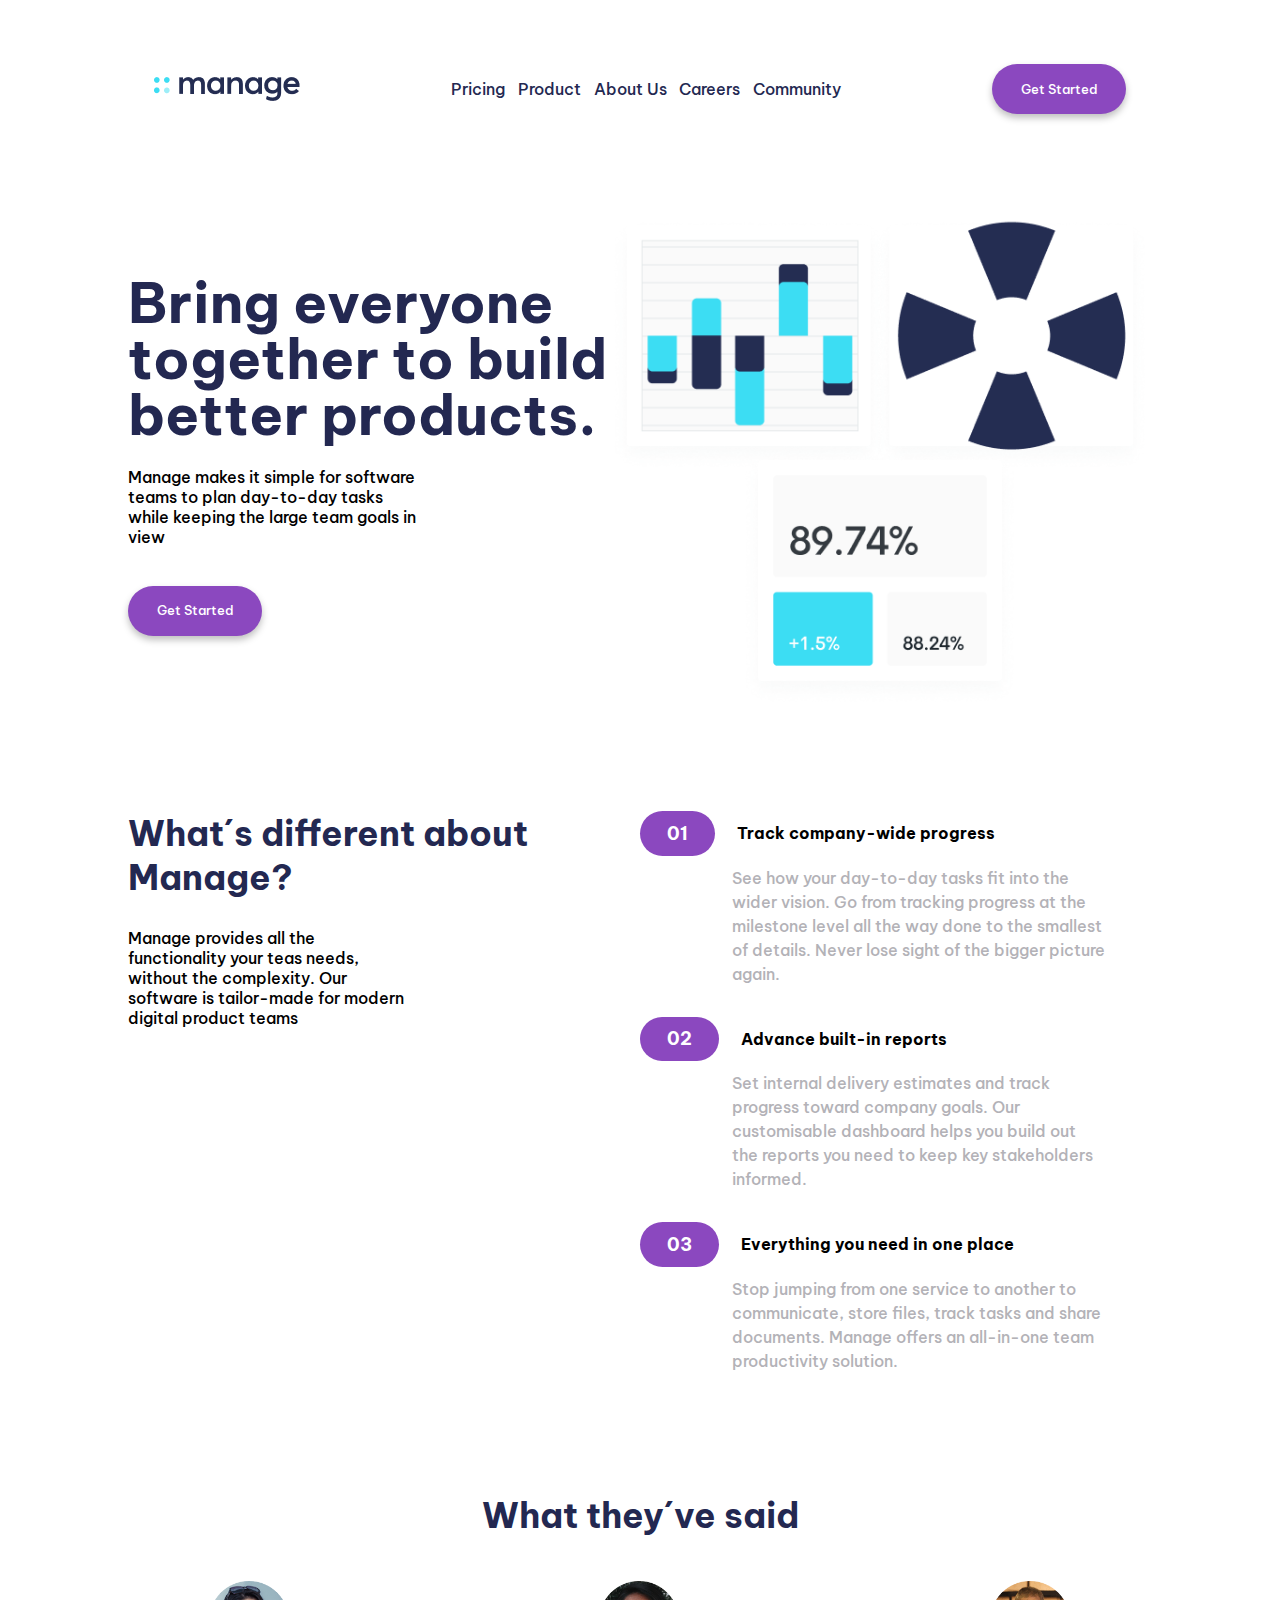
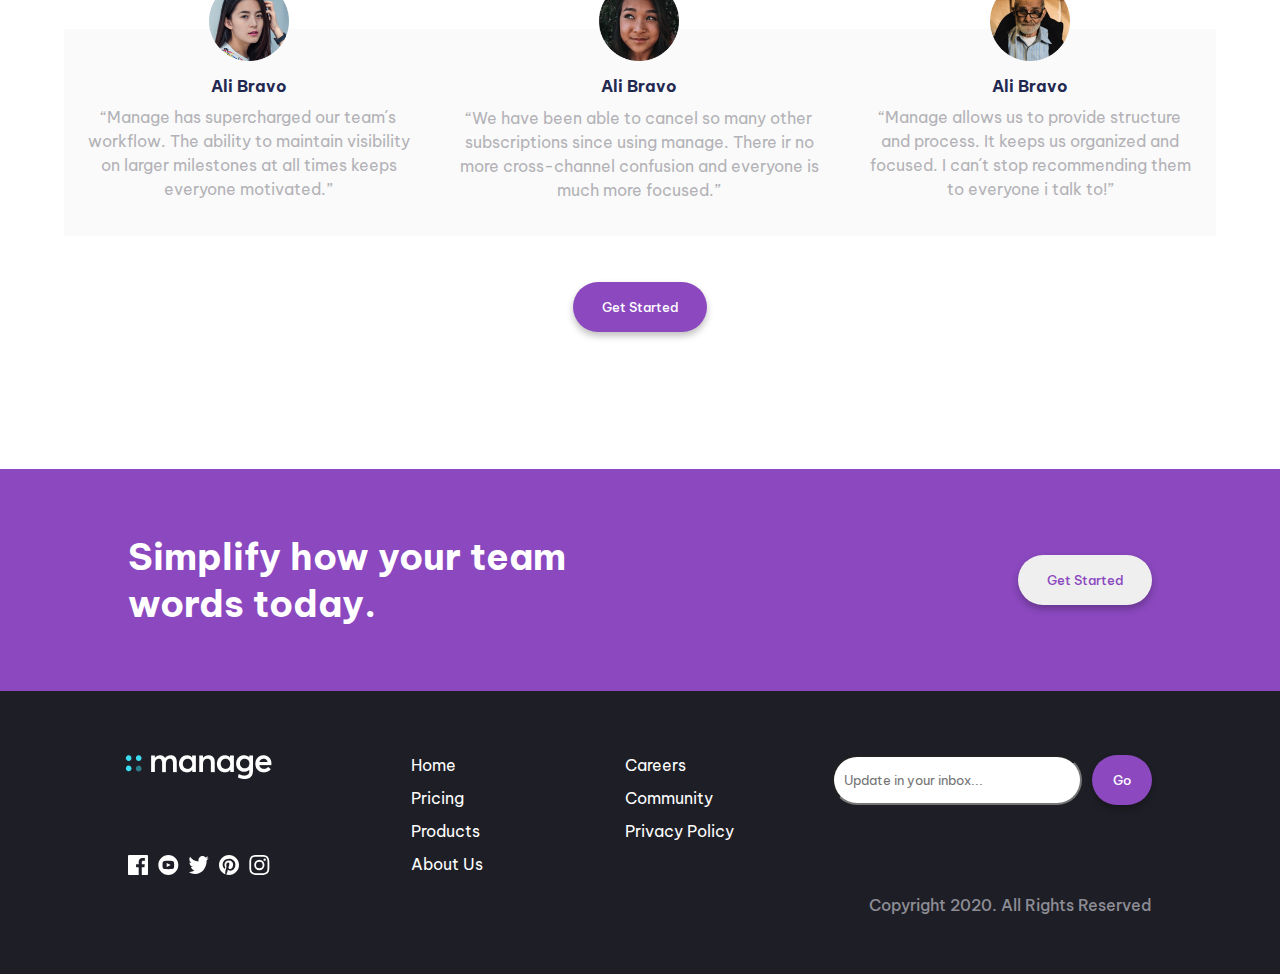
<file: root/index.html>
<!DOCTYPE html>
<html lang="en">
  <head>
    <meta charset="UTF-8" />
    <meta http-equiv="X-UA-Compatible" content="IE=edge" />
    <meta name="viewport" content="width=device-width, initial-scale=1.0" />
    <title>manage</title>
    <link rel="preconnect" href="https://fonts.googleapis.com" />
    <link rel="preconnect" href="https://fonts.gstatic.com" crossorigin />
    <link
      href="https://fonts.googleapis.com/css2?family=Be+Vietnam+Pro:wght@400;500;600;700&display=swap"
      rel="stylesheet"
    />
    <link rel="stylesheet" href="/root/css/main.css" />
    <link
      rel="stylesheet"
      href="/root/css/desktop.css"
      media="(min-width: 930px)"
    />
  </head>
  <body>
    <!-- HEADER -->
    <header class="flex">
      <img
        src="/root/img/manage-logo.png"
        alt="manage-logo"
        class="header-logo"
      />

      <!-- MOBILE -->
      <img
        src="/root/img/burger-menu.png"
        alt="menu"
        class="header-nav-burger"
      />

      <!-- DESKTOP -->
      <nav class="header-nav-bar">
        <ul type="none" class="header-nav-ul flex">
          <li><a href="#">Pricing</a></li>
          <li><a href="#">Product</a></li>
          <li><a href="#">About Us</a></li>
          <li><a href="#">Careers</a></li>
          <li><a href="#">Community</a></li>
        </ul>
      </nav>
      <button class="header-btn btn">Get Started</button>
    </header>

    <!-- MAIN -->
    <main class="flex">
      <!-- CONTAINER 1 [TITULO + GRAFICO] -->
      <section class="main-section-one flex">
        <div class="flex">
          <h1>Bring everyone together to build better products.</h1>
          <p>
            Manage makes it simple for software teams to plan day-to-day tasks
            while keeping the large team goals in view
          </p>
          <button class="btn">Get Started</button>
        </div>

        <div class="flex">
          <img src="/root/img/graphics.png" alt="graphics" />
        </div>
      </section>

      <!-- CONTAINER 2 [PREGUNTA + NUMERALES] -->
      <section class="main-section-two flex">
        <div class="main-section-two-div-one flex">
          <h2>What´s different about Manage?</h2>
          <p>
            Manage provides all the functionality your teas needs, without the
            complexity. Our software is tailor-made for modern digital product
            teams
          </p>
        </div>
        <div class="main-section-two-div-two">
          <div class="flex">
            <span>01</span>
            <h3>Track company-wide progress</h3>
          </div>
          <p>
            See how your day-to-day tasks fit into the wider vision. Go from
            tracking progress at the milestone level all the way done to the
            smallest of details. Never lose sight of the bigger picture again.
          </p>

          <div class="flex">
            <span class="">02</span>
            <h3>Advance built-in reports</h3>
          </div>
          <p>
            Set internal delivery estimates and track progress toward company
            goals. Our customisable dashboard helps you build out the reports
            you need to keep key stakeholders informed.
          </p>

          <div class="flex">
            <span class="">03</span>
            <h3>Everything you need in one place</h3>
          </div>
          <p>
            Stop jumping from one service to another to communicate, store
            files, track tasks and share documents. Manage offers an all-in-one
            team productivity solution.
          </p>
        </div>
      </section>

      <!-- CONTAINER 3 [CARDS]-->
      <section class="main-section-three flex">
        <h2>What they´ve said</h2>
        <div class="flex">
          <article class="article-one flex">
            <img src="/root/img/avatar-anisha.png" alt="anisha" />
            <h3>Ali Bravo</h3>
            <p>
              “Manage has supercharged our team´s workflow. The ability to
              maintain visibility on larger milestones at all times keeps
              everyone motivated.”
            </p>
          </article>
          <article class="article-two flex">
            <img src="/root/img/avatar-ali.png" alt="ali" />
            <h3>Ali Bravo</h3>
            <p>
              “We have been able to cancel so many other subscriptions since
              using manage. There ir no more cross-channel confusion and
              everyone is much more focused.”
            </p>
          </article>
          <article class="article-three flex">
            <img src="/root/img/avatar-richard.png" alt="" />
            <h3>Ali Bravo</h3>
            <p>
              “Manage allows us to provide structure and process. It keeps us
              organized and focused. I can´t stop recommending them to everyone
              i talk to!”
            </p>
          </article>
        </div>
        <button class="btn">Get Started</button>
      </section>

      <!-- CONTAINER 4 [MORADO] -->
      <section class="main-section-four flex">
        <h2>Simplify how your team words today.</h2>
        <button class="btn">Get Started</button>
      </section>
    </main>

    <!-- FOOTER -->
    <footer class="flex">
      <div class="footer-div-one flex">
        <img src="/root/img/manage-logo-two.png" alt="manage" />
        <div class="flex">
          <img src="/root/img/icon-facebook.svg" alt="facebook" />
          <img src="/root/img/icon-youtube.svg" alt="youtube" />
          <img src="/root/img/icon-twitter.svg" alt="twitter" />
          <img src="/root/img/icon-pinterest.svg" alt="pinterest" />
          <img src="/root/img/icon-instagram.svg" alt="instagram" />
        </div>
      </div>
      <div class="footer-div-two flex">
        <ul type="none" class="flex">
          <li><a href="#">Home</a></li>
          <li><a href="#">Pricing</a></li>
          <li><a href="#">Products</a></li>
          <li><a href="#">About Us</a></li>
          <li><a href="#">Careers</a></li>
          <li><a href="#">Community</a></li>
          <li><a href="#">Privacy Policy</a></li>
        </ul>
      </div>
      <div class="footer-div-three flex">
        <div class="flex">
          <form action="/database.db" method="post" class="flex">
            <input
              type="email"
              name="update"
              id="update"
              value=""
              placeholder="Update in your inbox..."
            />
          </form>
          <!-- <textarea name="search" id="search">Update in your inbox...</textarea> -->
          <button class="btn">Go</button>
        </div>
        <p>Copyright 2020. All Rights Reserved</p>
      </div>
    </footer>
  </body>
</html>
</file>
<file: root/css/main.css>
/* MOBILE VIEW = 480PX */

/* 
1. Posicionamiento
2. Modelo de caja (box model)
3. Tipografia
4. Visuales
5. Otros
*/

/* MOBILE */
/* GLOBAL STYLES */
:root {
  /* Colores */
  /* Primario */
  --celeste-brillante: #3cddf3;
  --violeta: #8b48bf;
  --blanco: #ffffff;
  --negro: #000000;

  /* Neutro */
  --azul-grisáceo-oscuro: #1e1e26;
  --azul-muy-oscuro: #232851;
  --variante-gris-claro: #8c8c94;
}

* {
  box-sizing: border-box;
  margin: 0;
  padding: 0;
  font-family: "Be Vietnam Pro", sans-serif;
}

html {
  font-size: 16px;
}

header,
main,
footer {
  width: 100vw;
}

.flex {
  display: flex;
}

.btn {
  border: none;
  border-radius: 50px;
  height: 50px;
  width: 134px;
  font-weight: 500;
}

.btn:hover {
  opacity: 50%;
}

/* HEADER */
header {
  align-items: center;
  justify-content: space-between;
  padding: 10% 7%;
}

/* MAIN */
main {
  flex-direction: column;
  align-items: center;
}

/* SECTION ONE */
.main-section-one {
  flex-direction: column-reverse;
  align-items: center;
  width: 90%;
  margin-bottom: 25%;
}

.main-section-one div:nth-child(1) {
  flex-direction: column;
  align-items: center;
  width: 100%;
}

.main-section-one div img {
  width: 100%;
  padding-bottom: 10%;
}

.main-section-one div h1 {
  color: var(--azul-muy-oscuro);
  font-size: 3rem;
  font-weight: 700;
  line-height: 3.5rem;
  text-align: center;
}

.main-section-one div p {
  color: var(--negro);
  font-size: 1rem;
  font-weight: 500;
  padding: 5% 10%;
  text-align: center;
}

.main-section-one div button {
  color: var(--blanco);
  background-color: var(--violeta);
  margin: 3% 0%;
}

/* SECTION TWO */
.main-section-two {
  flex-direction: column;
  align-items: center;
  width: 90%;
  margin-bottom: 15%;
}

.main-section-two-div-one {
  flex-direction: column;
  margin-bottom: 15%;
}

.main-section-two-div-one h2 {
  color: var(--azul-muy-oscuro);
  font-size: 2.2rem;
  font-weight: 700;
  text-align: center;
}

.main-section-two-div-one p {
  color: var(--negro);
  font-size: 1rem;
  font-weight: 500;
  padding: 7% 10%;
  text-align: center;
}

.main-section-two-div-two div {
  align-items: center;
  background-color: #8b48bf6b;
  border-radius: 50px 0px 0px 50px;
  position: relative;
  width: 105.5%;
}

.main-section-two-div-two div h3 {
  padding-left: 4%;
  font-size: 1rem;
  font-weight: 700;
}

.main-section-two-div-two div span {
  background-color: var(--violeta);
  border: none;
  border-radius: 50px;
  color: var(--blanco);
  font-size: 1.1rem;
  padding: 2.5% 6%;
  font-weight: 700;
}

.main-section-two-div-two p {
  color: #b3b2b7;
  font-size: 1rem;
  line-height: 1.5rem;
  font-weight: 500;
  padding: 6% 0% 6% 3%;
  text-align: left;
}

/* SECTION THREE */
.main-section-three {
  align-items: center;
  flex-direction: column;
  margin-bottom: 15%;
  width: 90%;
}

.main-section-three h2 {
  color: var(--azul-muy-oscuro);
  font-size: 2.2rem;
  font-weight: 700;
  text-align: center;
  margin-bottom: 20%;
}

.main-section-three div article {
  position: relative;
  align-items: center;
  background-color: #fafafa;
  flex-direction: column;
  padding: 15% 5% 5%;
  margin-bottom: 7%;
}

.main-section-three div article img {
  position: absolute;
  bottom: 85%;
  width: 80px;
}

.main-section-three div article h3 {
  color: var(--azul-muy-oscuro);
  font-size: 1rem;
  text-align: center;
}

.main-section-three div article p {
  color: #b3b2b7;
  font-size: 1rem;
  line-height: 1.5rem;
  padding: 3% 0%;
  text-align: center;
}

.main-section-three button {
  color: var(--blanco);
  background-color: var(--violeta);
  margin: 3% 0%;
}

/* SECTION FOUR */
.main-section-four {
  align-items: center;
  background-color: var(--violeta);
  flex-direction: column;
  justify-content: space-around;
  padding: 10% 0%;
  width: 100%;
}

.main-section-four h2 {
  color: var(--blanco);
  font-size: 2.3rem;
  text-align: center;
  padding: 0% 16%;
  margin-bottom: 10%;
}

.main-section-four button {
  color: var(--violeta);
}

/* FOOTER */
footer {
  background-color: var(--azul-grisáceo-oscuro);
  color: var(--blanco);
  flex-direction: column-reverse;
  align-items: center;
  padding: 10% 5% 25%;
}

.footer-div-three {
  position: relative;
  flex-direction: column;
  align-items: center;
  width: 100%;
}

.footer-div-three div {
  width: 100%;
  justify-content: center;
}

.footer-div-three div form {
  width: 75%;
}

.footer-div-three div form input {
  border-radius: 50px;
  width: 100%;
  color: #b3b2b7;
  text-align: left;
  text-indent: 10px;
}

.footer-div-three div button {
  background-color: #8b48bf;
  color: var(--blanco);
  margin-left: 3%;
  width: 60px;
}

.footer-div-two {
  height: 50%;
  width: 100%;
  padding: 10% 0% 10% 0%;
  justify-content: center;
}

.footer-div-two ul {
  flex-wrap: wrap;
  width: 90%;
  height: 130px;
  flex-direction: column;
  align-items: center;
  font-size: 1rem;
}

.footer-div-two ul li {
  margin-bottom: 3%;
  width: 35%;
}

.footer-div-two ul li a {
  color: var(--blanco);
  text-decoration: none;
}

.footer-div-one {
  flex-direction: column-reverse;
  width: 100%;
  height: 100px;
  align-items: center;
  justify-content: space-between;
  padding: 0% 5%;
}

.footer-div-one div {
  width: 100%;
  justify-content: space-between;
}

footer p {
  color: #8c8c94;
  font-weight: 500;
  font-size: 1rem;
  position: absolute;
  top: 400px;
}

/* HIDDEN ELEMENTS */

.header-nav-bar,
.header-btn,
.article-one,
.article-three {
  display: none;
}
</file>
<file: root/css/desktop.css>
/* DESKTOP VIEW = 1440PX */

/* DESKTOP */
/* GLOBAL STYLES */
:root {
  /* Colores */
  /* Primario */
  --celeste-brillante: #3cddf3;
  --violeta: #8b48bf;
  --blanco: #ffffff;
  --negro: #000000;

  /* Neutro */
  --azul-grisáceo-oscuro: #1e1e26;
  --azul-muy-oscuro: #232851;
  --variante-gris-claro: #8c8c94;
}

.header-nav-bar,
.header-btn {
  display: block;
}

.article-one,
.article-three {
  display: flex;
}

.btn {
  box-shadow: 0px 4px 7px rgba(0, 0, 0, 0.25);
}

/* HEADER */
header {
  padding: 5% 12%;
}

.header-nav-bar {
  width: 40%;
}

.header-nav-ul {
  justify-content: space-between;
  font-size: 1rem;
  font-weight: 500;
}

.header-nav-ul li a {
  color: var(--azul-muy-oscuro);
  text-decoration: none;
}

.header-nav-bar li a:hover {
  opacity: 30%;
}

.header-btn {
  color: var(--blanco);
  background-color: var(--violeta);
}

/* MAIN */

/* SECTION ONE */
.main-section-one {
  flex-direction: row;
  width: 80%;
  margin: 3% 0% 8%;
}

.main-section-one div:nth-child(1) {
  align-items: flex-start;
  width: 50%;
}

.main-section-one div img {
  padding: 0;
}

.main-section-one div h1 {
  font-size: 3.5rem;
  text-align: left;
}

.main-section-one div p {
  padding: 5% 40% 5% 0%;
  text-align: left;
}

/* SECTION TWO */
.main-section-two {
  flex-direction: row;
  align-items: flex-start;
  justify-content: flex-start;
  width: 80%;
  margin-bottom: 7%;
}

.main-section-two-div-one {
  width: 50%;
  margin-bottom: 0%;
  padding-right: 10%;
}

.main-section-two-div-one h2 {
  text-align: left;
}

.main-section-two-div-one p {
  padding: 7% 30% 7% 0%;
  text-align: left;
}

.main-section-two-div-two {
  width: 50%;
}

.main-section-two-div-two div {
  background-color: transparent;
}

.main-section-two-div-two div span {
  padding: 2% 5%;
}

.main-section-two-div-two p {
  padding: 2% 9% 6% 18%;
}

/* SECTION THREE */
.main-section-three {
  margin-bottom: 8%;
}

.main-section-three h2 {
  margin-bottom: 8%;
}

.main-section-three div article {
  padding: 4% 2% 2%;
  margin-bottom: 1%;
}

.main-section-three div article p {
  padding: 3% 0%;
}

/* SECTION FOUR */
.main-section-four {
  flex-direction: row;
  justify-content: space-between;
  padding: 5% 10%;
}

.main-section-four h2 {
  width: 45%;
  text-align: left;
  padding: 0%;
  margin-bottom: 0%;
}

.main-section-four button {
  color: var(--violeta);
}

/* FOOTER */
footer {
  flex-direction: row;
  align-items: flex-start;
  padding: 5% 10% 3%;
}

.footer-div-one {
  flex-direction: column;
  width: 13.85%;
  height: 120px;
  padding: 0%;
}

.footer-div-two {
  height: 180px;
  width: 50%;
  padding: 0%;
  justify-content: right;
  margin-left: 7%;
}

.footer-div-two ul {
  height: 90%;
  justify-content: right;
}

.footer-div-two ul li {
  width: 40%;
}

.footer-div-three {
  align-items: right;
  justify-content: space-between;
  width: 35%;
  height: 160px;
}
.footer-div-three div {
  justify-content: right;
}

footer p {
  position: static;
  width: 100%;
  text-align: right;
}

/* HIDDEN ELEMENTS */
.header-nav-burger {
  display: none;
}
</file>
